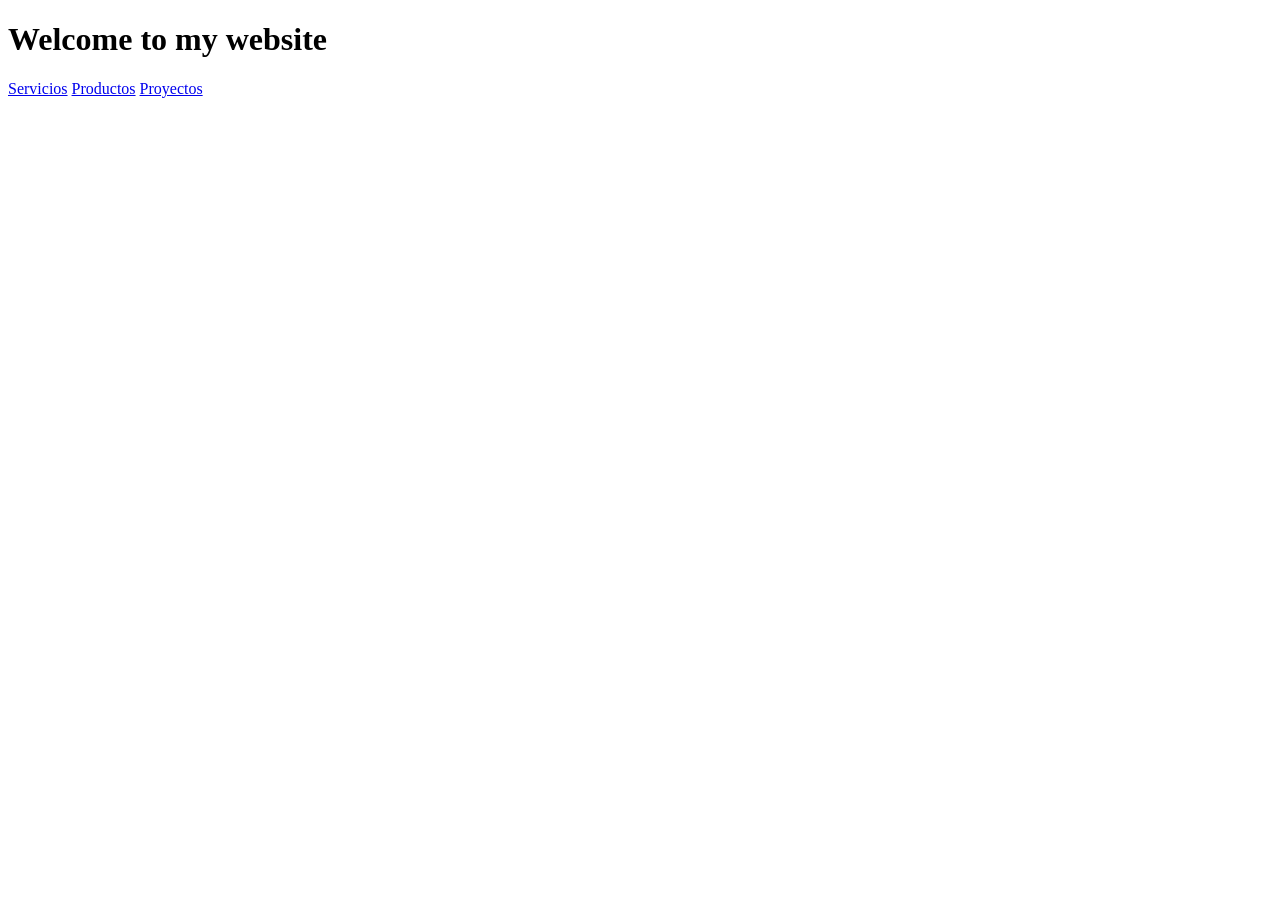
<file: index.html>
<!DOCTYPE html>
<html lang="en">
<head>
    <meta charset="UTF-8">
    <meta name="viewport" content="width=device-width, initial-scale=1.0">
    <title>Document</title>
</head>
<body>
    <h1>Welcome to my website</h1>
    <a href="servicios.html">Servicios</a>
    <a href="productos.html">Productos</a>
    <a href="proyectos.html">Proyectos</a>
</body>
</html>
</file>
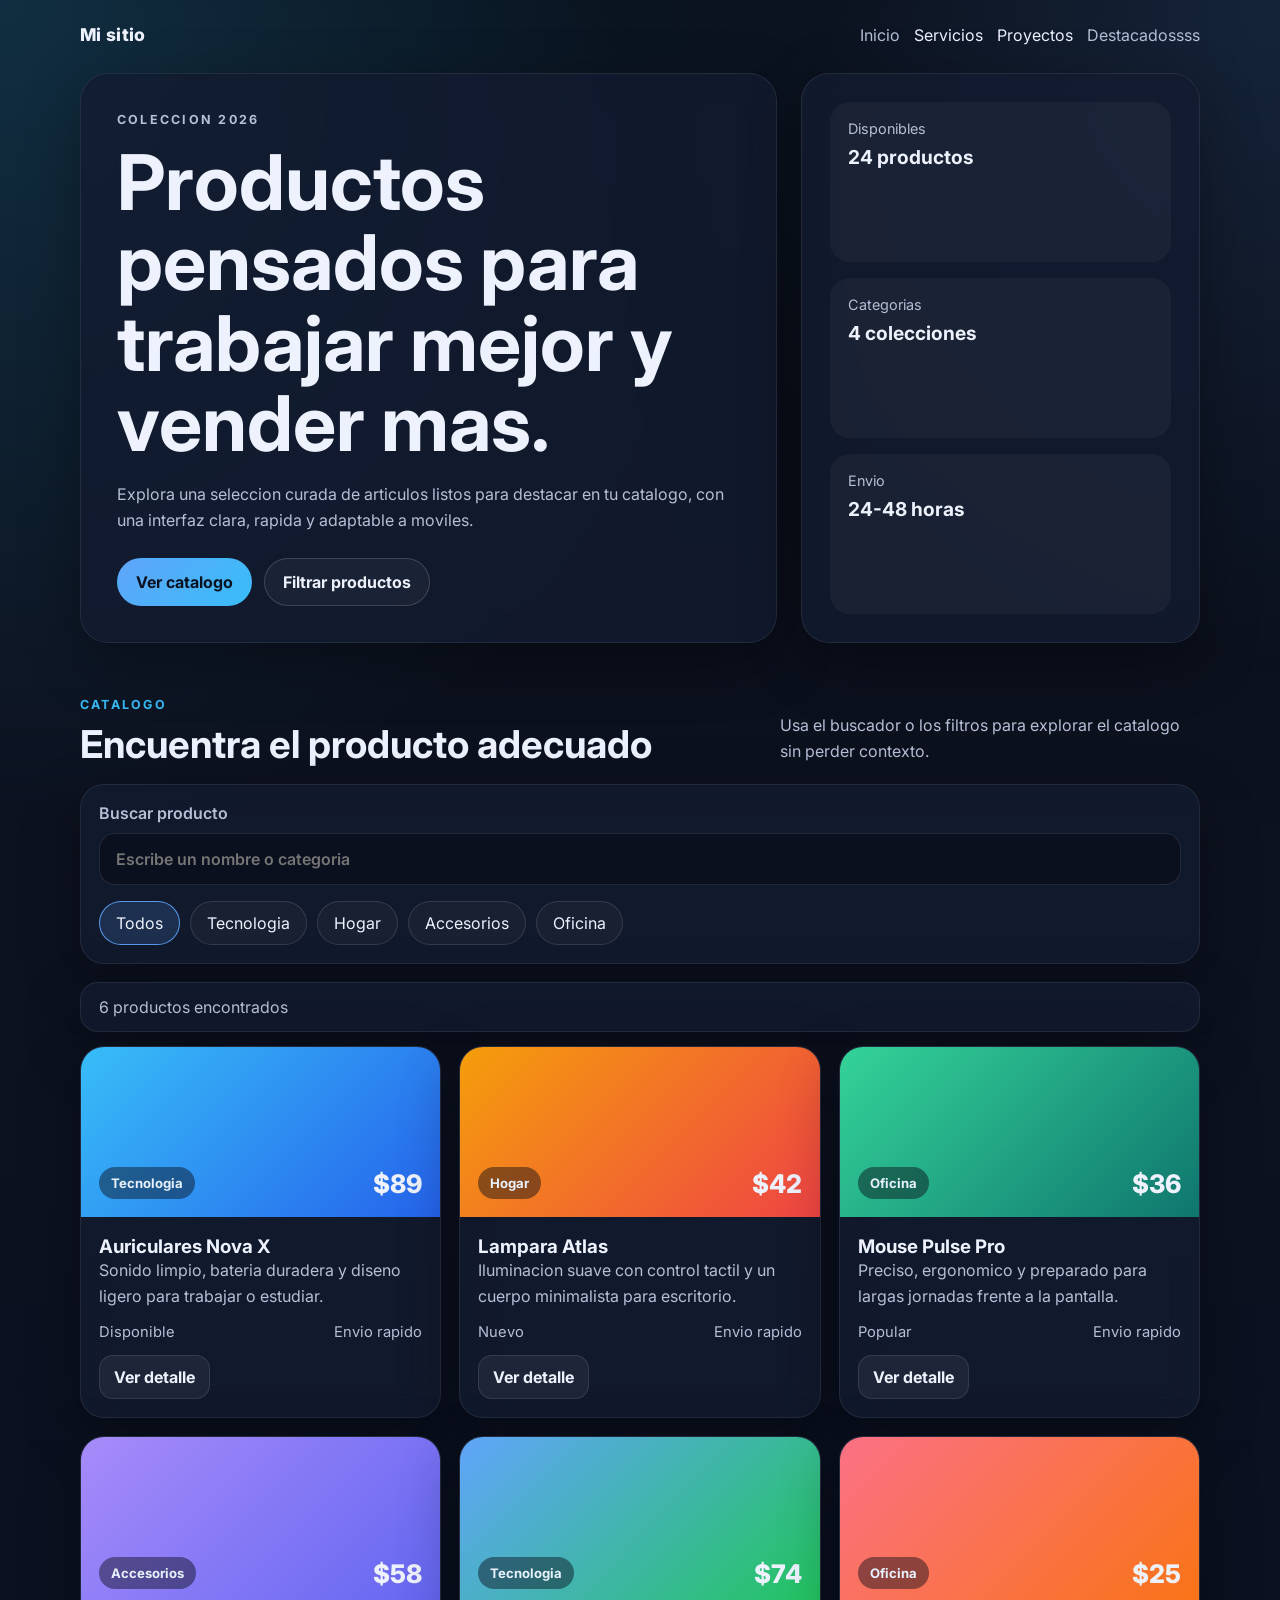
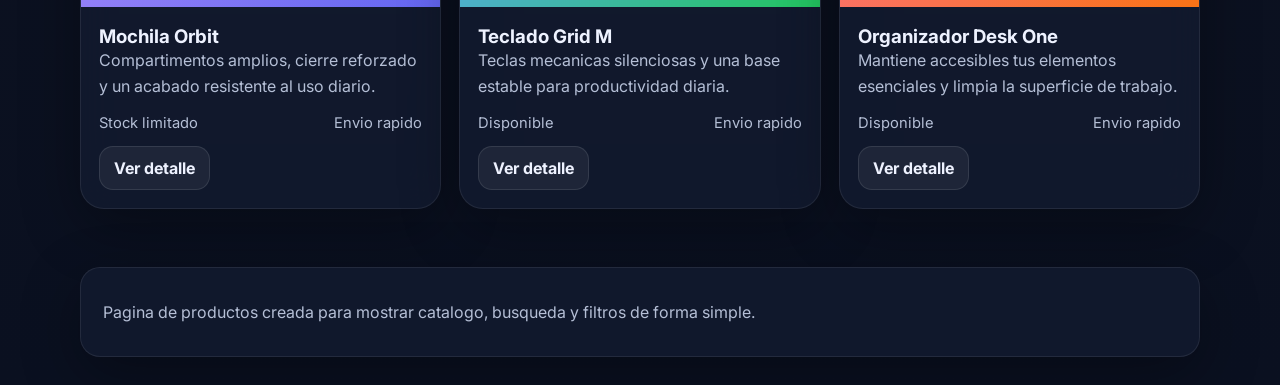
<file: productos.html>
<!DOCTYPE html>
<html lang="es">
<head>
	<meta charset="UTF-8">
	<meta name="viewport" content="width=device-width, initial-scale=1.0">
	<title>Productos | Mi sitio</title>
	<link rel="preconnect" href="https://fonts.googleapis.com">
	<link rel="preconnect" href="https://fonts.gstatic.com" crossorigin>
	<link href="https://fonts.googleapis.com/css2?family=Inter:wght@400;500;600;700;800&display=swap" rel="stylesheet">
	<link rel="stylesheet" href="styles/productos.css">
</head>
<body>
	<header class="site-header">
		<nav class="topbar" aria-label="Principal">
			<a class="brand" href="index.html">Mi sitio</a>
			<div class="nav-links">
				<a href="index.html">Inicio</a>
				<a href="servicios.html" aria-current="page">Servicios</a>
                <a href="proyectos.html" aria-current="page">Proyectos</a>
				<a href="#destacados">Destacadossss</a>
			</div>
		</nav>

		<section class="hero">
			<div class="hero-copy">
				<p class="eyebrow">Coleccion 2026</p>
				<h1>Productos pensados para trabajar mejor y vender mas.</h1>
				<p>
					Explora una seleccion curada de articulos listos para destacar en tu catalogo,
					con una interfaz clara, rapida y adaptable a moviles.
				</p>
				<div class="hero-actions">
					<a class="button button-primary" href="#catalogo">Ver catalogo</a>
					<a class="button button-secondary" href="#filtros">Filtrar productos</a>
				</div>
			</div>

			<aside class="hero-panel" aria-label="Resumen de la tienda">
				<div>
					<span class="panel-label">Disponibles</span>
					<strong>24 productos</strong>
				</div>
				<div>
					<span class="panel-label">Categorias</span>
					<strong>4 colecciones</strong>
				</div>
				<div>
					<span class="panel-label">Envio</span>
					<strong>24-48 horas</strong>
				</div>
			</aside>
		</section>
	</header>

	<main>
		<section class="catalog-shell" id="catalogo">
			<div class="section-heading">
				<div>
					<p class="eyebrow">Catalogo</p>
					<h2>Encuentra el producto adecuado</h2>
				</div>
				<p class="section-copy">
					Usa el buscador o los filtros para explorar el catalogo sin perder contexto.
				</p>
			</div>

			<div class="filters" id="filtros">
				<label class="search-field" for="productSearch">
					<span>Buscar producto</span>
					<input id="productSearch" type="search" placeholder="Escribe un nombre o categoria">
				</label>

				<div class="filter-group" role="tablist" aria-label="Filtros de categoria">
					<button class="filter-button is-active" type="button" data-filter="all">Todos</button>
					<button class="filter-button" type="button" data-filter="Tecnologia">Tecnologia</button>
					<button class="filter-button" type="button" data-filter="Hogar">Hogar</button>
					<button class="filter-button" type="button" data-filter="Accesorios">Accesorios</button>
					<button class="filter-button" type="button" data-filter="Oficina">Oficina</button>
				</div>
			</div>

			<p class="results-meta" id="resultsMeta" aria-live="polite"></p>

			<section class="product-grid" id="productGrid" aria-live="polite"></section>
		</section>
	</main>

	<footer class="site-footer">
		<p>Pagina de productos creada para mostrar catalogo, busqueda y filtros de forma simple.</p>
	</footer>

	<script src="js/productos.js"></script>
</body>
</html>
</file>
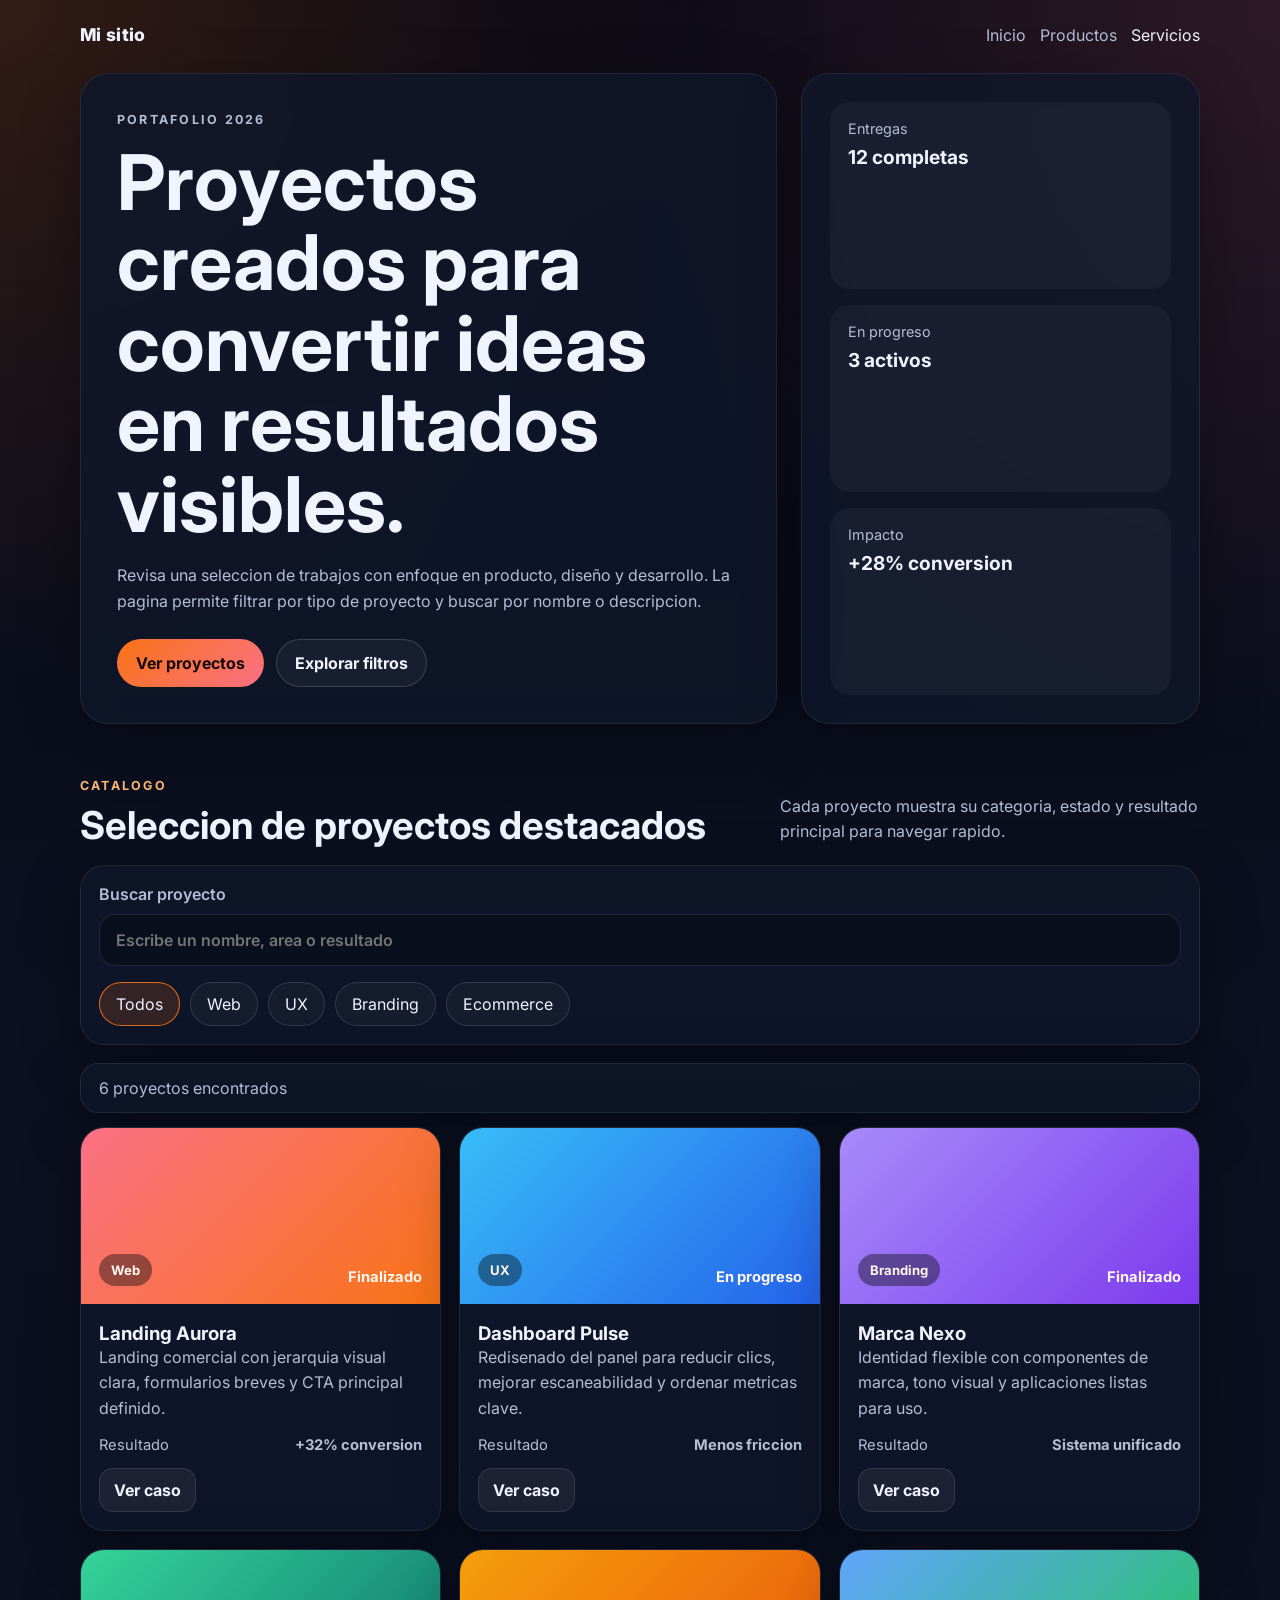
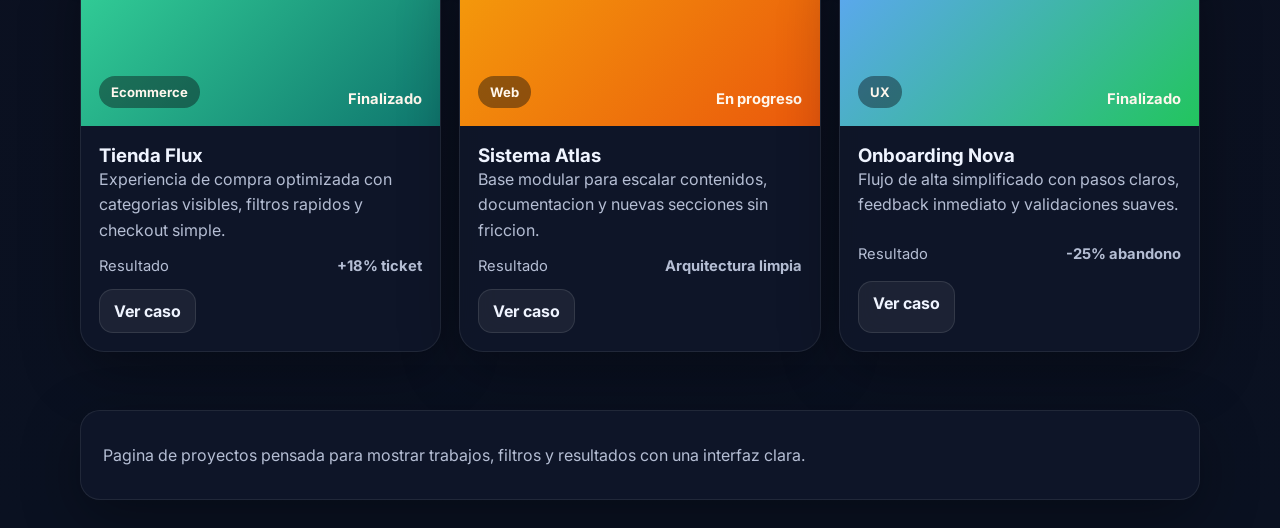
<file: proyectos.html>
<!DOCTYPE html>
<html lang="es">
<head>
	<meta charset="UTF-8">
	<meta name="viewport" content="width=device-width, initial-scale=1.0">
	<title>Proyectos | Mi sitio</title>
	<link rel="preconnect" href="https://fonts.googleapis.com">
	<link rel="preconnect" href="https://fonts.gstatic.com" crossorigin>
	<link href="https://fonts.googleapis.com/css2?family=Inter:wght@400;500;600;700;800&display=swap" rel="stylesheet">
	<link rel="stylesheet" href="styles/proyectos.css">
</head>
<body>
	<header class="site-header">
		<nav class="topbar" aria-label="Principal">
			<a class="brand" href="index.html">Mi sitio</a>
			<div class="nav-links">
				<a href="index.html">Inicio</a>
				<a href="productos.html">Productos</a>
				<a href="servicios.html" aria-current="page">Servicios</a>
			</div>
		</nav>

		<section class="hero">
			<div class="hero-copy">
				<p class="eyebrow">Portafolio 2026</p>
				<h1>Proyectos creados para convertir ideas en resultados visibles.</h1>
				<p>
					Revisa una seleccion de trabajos con enfoque en producto, diseño y desarrollo.
					La pagina permite filtrar por tipo de proyecto y buscar por nombre o descripcion.
				</p>
				<div class="hero-actions">
					<a class="button button-primary" href="#catalogo">Ver proyectos</a>
					<a class="button button-secondary" href="#filtros">Explorar filtros</a>
				</div>
			</div>

			<aside class="hero-panel" aria-label="Resumen de proyectos">
				<div>
					<span class="panel-label">Entregas</span>
					<strong>12 completas</strong>
				</div>
				<div>
					<span class="panel-label">En progreso</span>
					<strong>3 activos</strong>
				</div>
				<div>
					<span class="panel-label">Impacto</span>
					<strong>+28% conversion</strong>
				</div>
			</aside>
		</section>
	</header>

	<main>
		<section class="catalog-shell" id="catalogo">
			<div class="section-heading">
				<div>
					<p class="eyebrow">Catalogo</p>
					<h2>Seleccion de proyectos destacados</h2>
				</div>
				<p class="section-copy">
					Cada proyecto muestra su categoria, estado y resultado principal para navegar rapido.
				</p>
			</div>

			<div class="filters" id="filtros">
				<label class="search-field" for="projectSearch">
					<span>Buscar proyecto</span>
					<input id="projectSearch" type="search" placeholder="Escribe un nombre, area o resultado">
				</label>

				<div class="filter-group" role="tablist" aria-label="Filtros de proyecto">
					<button class="filter-button is-active" type="button" data-filter="all">Todos</button>
					<button class="filter-button" type="button" data-filter="Web">Web</button>
					<button class="filter-button" type="button" data-filter="UX">UX</button>
					<button class="filter-button" type="button" data-filter="Branding">Branding</button>
					<button class="filter-button" type="button" data-filter="Ecommerce">Ecommerce</button>
				</div>
			</div>

			<p class="results-meta" id="resultsMeta" aria-live="polite"></p>

			<section class="project-grid" id="projectGrid" aria-live="polite"></section>
		</section>
	</main>

	<footer class="site-footer">
		<p>Pagina de proyectos pensada para mostrar trabajos, filtros y resultados con una interfaz clara.</p>
	</footer>

	<script src="js/proyectos.js"></script>
</body>
</html>
</file>
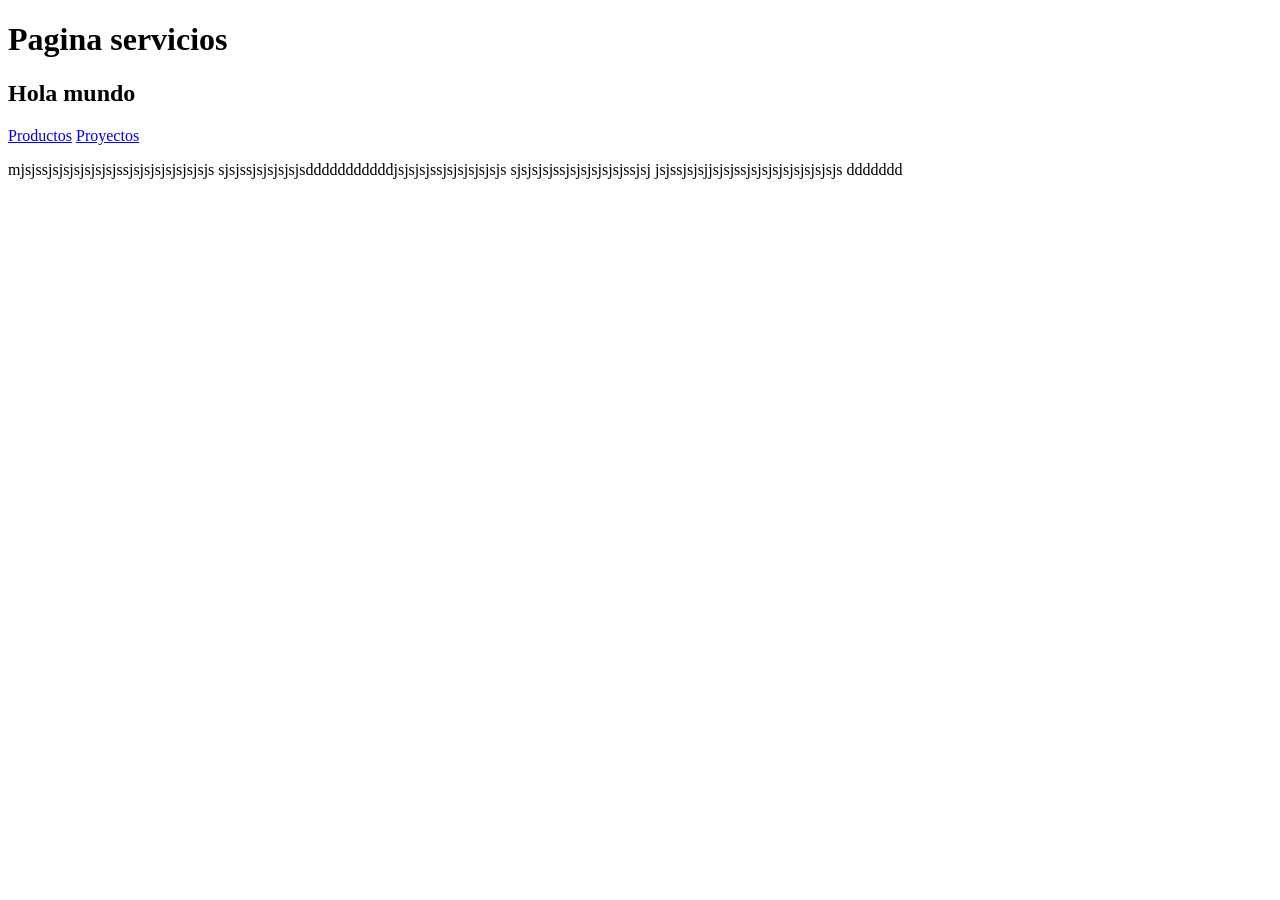
<file: servicios.html>
<!DOCTYPE html>
<html lang="en">
<head>
    <meta charset="UTF-8">
    <meta name="viewport" content="width=device-width, initial-scale=1.0">
    <title>Document</title>
</head>
<body>
    <h1>Pagina servicios</h1>
    <h2>Hola mundo</h2>
    
    <a href="productos.html">Productos</a>
    <a href="proyectos.html">Proyectos</a>


    <p>mjsjssjsjsjsjsjsjsjssjsjsjsjsjsjsjsjs
        sjsjssjsjsjsjsjsdddddddddddjsjsjsjssjsjsjsjsjsjs
        sjsjsjsjssjsjsjsjsjsjssjsj
        jsjssjsjsjjsjsjssjsjsjsjsjsjsjsjsjs
        ddddddd
    </p>
</body>
</html>
</file>
<file: styles/productos.css>
* {
    box-sizing: border-box;
}

:root {
    --bg: #0d1220;
    --bg-soft: #141c32;
    --card: rgba(19, 27, 48, 0.82);
    --card-border: rgba(255, 255, 255, 0.08);
    --text: #eef2ff;
    --muted: #b5bfd6;
    --accent: #60a5fa;
    --accent-strong: #38bdf8;
    --accent-soft: rgba(96, 165, 250, 0.16);
    --shadow: 0 18px 60px rgba(0, 0, 0, 0.32);
}

html {
    scroll-behavior: smooth;
}

body {
    margin: 0;
    font-family: "Inter", system-ui, sans-serif;
    color: var(--text);
    background:
        radial-gradient(circle at top left, rgba(56, 189, 248, 0.2), transparent 35%),
        radial-gradient(circle at top right, rgba(96, 165, 250, 0.16), transparent 28%),
        linear-gradient(180deg, #070b14 0%, var(--bg) 45%, #0a1020 100%);
    min-height: 100vh;
}

a {
    color: inherit;
    text-decoration: none;
}

button,
input {
    font: inherit;
}

.site-header,
.catalog-shell,
.site-footer {
    width: min(1120px, calc(100% - 32px));
    margin: 0 auto;
}

.site-header {
    padding: 24px 0 20px;
}

.topbar {
    display: flex;
    align-items: center;
    justify-content: space-between;
    gap: 16px;
    margin-bottom: 28px;
}

.brand {
    font-size: 1.1rem;
    font-weight: 800;
    letter-spacing: 0.02em;
}

.nav-links {
    display: flex;
    flex-wrap: wrap;
    gap: 14px;
    color: var(--muted);
}

.nav-links a[aria-current="page"] {
    color: var(--text);
}

.hero {
    display: grid;
    grid-template-columns: minmax(0, 1.4fr) minmax(260px, 0.8fr);
    gap: 24px;
    align-items: stretch;
}

.hero-copy,
.hero-panel,
.filters,
.product-card,
.results-meta,
.site-footer {
    border: 1px solid var(--card-border);
    background: var(--card);
    backdrop-filter: blur(18px);
    box-shadow: var(--shadow);
}

.hero-copy {
    border-radius: 28px;
    padding: 36px;
}

.eyebrow {
    margin: 0 0 12px;
    color: var(--accent-strong);
    text-transform: uppercase;
    letter-spacing: 0.18em;
    font-size: 0.78rem;
    font-weight: 700;
}

.hero h1,
.section-heading h2 {
    margin: 0;
    line-height: 1.05;
}

.hero h1 {
    max-width: 12ch;
    font-size: clamp(2.6rem, 6vw, 4.8rem);
}

.hero-copy p {
    max-width: 62ch;
    color: var(--muted);
    line-height: 1.65;
}

.hero-actions {
    display: flex;
    flex-wrap: wrap;
    gap: 12px;
    margin-top: 24px;
}

.button {
    display: inline-flex;
    align-items: center;
    justify-content: center;
    min-height: 48px;
    padding: 0 18px;
    border-radius: 999px;
    border: 1px solid transparent;
    font-weight: 700;
    transition: transform 0.2s ease, border-color 0.2s ease, background-color 0.2s ease;
}

.button:hover,
.button:focus-visible,
.filter-button:hover,
.filter-button:focus-visible {
    transform: translateY(-1px);
}

.button-primary {
    background: linear-gradient(135deg, var(--accent), var(--accent-strong));
    color: #08111f;
}

.button-secondary {
    border-color: rgba(255, 255, 255, 0.16);
    background: rgba(255, 255, 255, 0.04);
}

.hero-panel {
    border-radius: 28px;
    padding: 28px;
    display: grid;
    gap: 16px;
}

.hero-panel div {
    padding: 18px;
    border-radius: 20px;
    background: rgba(255, 255, 255, 0.04);
}

.panel-label {
    display: block;
    margin-bottom: 8px;
    color: var(--muted);
    font-size: 0.9rem;
}

.hero-panel strong {
    font-size: 1.2rem;
}

.catalog-shell {
    padding: 34px 0 58px;
}

.section-heading {
    display: flex;
    justify-content: space-between;
    align-items: end;
    gap: 20px;
    margin-bottom: 20px;
}

.section-heading h2 {
    font-size: clamp(1.7rem, 3vw, 2.6rem);
}

.section-copy {
    margin: 0;
    max-width: 42ch;
    color: var(--muted);
    line-height: 1.6;
}

.filters {
    border-radius: 24px;
    padding: 18px;
    display: grid;
    gap: 16px;
}

.search-field {
    display: grid;
    gap: 10px;
    color: var(--muted);
    font-weight: 600;
}

.search-field input {
    width: 100%;
    padding: 15px 16px;
    border-radius: 16px;
    border: 1px solid rgba(255, 255, 255, 0.1);
    color: var(--text);
    background: rgba(9, 14, 27, 0.72);
    outline: none;
}

.search-field input:focus {
    border-color: rgba(96, 165, 250, 0.8);
    box-shadow: 0 0 0 4px var(--accent-soft);
}

.filter-group {
    display: flex;
    flex-wrap: wrap;
    gap: 10px;
}

.filter-button {
    border: 1px solid rgba(255, 255, 255, 0.12);
    background: rgba(255, 255, 255, 0.03);
    color: var(--text);
    padding: 11px 16px;
    border-radius: 999px;
    cursor: pointer;
    transition: border-color 0.2s ease, background-color 0.2s ease, transform 0.2s ease;
}

.filter-button.is-active {
    border-color: rgba(96, 165, 250, 0.9);
    background: var(--accent-soft);
}

.results-meta {
    margin: 18px 0 14px;
    padding: 14px 18px;
    border-radius: 18px;
    color: var(--muted);
}

.product-grid {
    display: grid;
    grid-template-columns: repeat(12, 1fr);
    gap: 18px;
}

.product-card {
    grid-column: span 4;
    border-radius: 24px;
    overflow: hidden;
    display: grid;
    grid-template-rows: 170px auto;
}

.product-visual {
    display: flex;
    align-items: end;
    justify-content: space-between;
    padding: 18px;
    background: linear-gradient(135deg, rgba(56, 189, 248, 0.24), rgba(37, 99, 235, 0.12));
}

.product-badge {
    display: inline-flex;
    align-items: center;
    padding: 8px 12px;
    border-radius: 999px;
    background: rgba(7, 11, 20, 0.45);
    color: #e8f2ff;
    font-size: 0.82rem;
    font-weight: 700;
}

.product-price {
    font-size: 1.6rem;
    font-weight: 800;
}

.product-body {
    padding: 18px;
    display: grid;
    gap: 14px;
}

.product-body h3,
.product-body p {
    margin: 0;
}

.product-body p {
    color: var(--muted);
    line-height: 1.6;
}

.product-meta {
    display: flex;
    justify-content: space-between;
    gap: 12px;
    align-items: center;
    color: var(--muted);
    font-size: 0.92rem;
}

.product-action {
    display: inline-flex;
    width: fit-content;
    padding: 11px 14px;
    border-radius: 14px;
    background: rgba(255, 255, 255, 0.06);
    border: 1px solid rgba(255, 255, 255, 0.1);
    font-weight: 700;
}

.site-footer {
    margin: 0 auto 28px;
    padding: 18px 22px;
    border-radius: 20px;
    color: var(--muted);
}

@media (max-width: 920px) {
    .hero,
    .section-heading {
        grid-template-columns: 1fr;
        display: grid;
    }

    .product-card {
        grid-column: span 6;
    }
}

@media (max-width: 640px) {
    .site-header,
    .catalog-shell,
    .site-footer {
        width: min(100% - 20px, 1120px);
    }

    .topbar {
        align-items: flex-start;
        flex-direction: column;
    }

    .hero-copy,
    .hero-panel,
    .filters {
        padding: 22px;
    }

    .product-card {
        grid-column: span 12;
    }

    .hero h1 {
        max-width: none;
    }
}
</file>
<file: styles/proyectos.css>
* {
    box-sizing: border-box;
}

:root {
    --bg: #0c1020;
    --card: rgba(16, 23, 42, 0.84);
    --card-border: rgba(255, 255, 255, 0.08);
    --text: #eff4ff;
    --muted: #b5bed4;
    --accent: #f97316;
    --accent-strong: #fb7185;
    --accent-soft: rgba(249, 115, 22, 0.16);
    --shadow: 0 18px 60px rgba(0, 0, 0, 0.32);
}

html {
    scroll-behavior: smooth;
}

body {
    margin: 0;
    min-height: 100vh;
    font-family: "Inter", system-ui, sans-serif;
    color: var(--text);
    background:
        radial-gradient(circle at top left, rgba(249, 115, 22, 0.18), transparent 28%),
        radial-gradient(circle at top right, rgba(251, 113, 133, 0.16), transparent 30%),
        linear-gradient(180deg, #060814 0%, var(--bg) 48%, #0a1121 100%);
}

a {
    color: inherit;
    text-decoration: none;
}

button,
input {
    font: inherit;
}

.site-header,
.catalog-shell,
.site-footer {
    width: min(1120px, calc(100% - 32px));
    margin: 0 auto;
}

.site-header {
    padding: 24px 0 20px;
}

.topbar {
    display: flex;
    align-items: center;
    justify-content: space-between;
    gap: 16px;
    margin-bottom: 28px;
}

.brand {
    font-size: 1.1rem;
    font-weight: 800;
    letter-spacing: 0.02em;
}

.nav-links {
    display: flex;
    flex-wrap: wrap;
    gap: 14px;
    color: var(--muted);
}

.nav-links a[aria-current="page"] {
    color: var(--text);
}

.hero {
    display: grid;
    grid-template-columns: minmax(0, 1.4fr) minmax(260px, 0.8fr);
    gap: 24px;
}

.hero-copy,
.hero-panel,
.filters,
.project-card,
.results-meta,
.site-footer {
    border: 1px solid var(--card-border);
    background: var(--card);
    backdrop-filter: blur(18px);
    box-shadow: var(--shadow);
}

.hero-copy {
    border-radius: 28px;
    padding: 36px;
}

.eyebrow {
    margin: 0 0 12px;
    color: #fdba74;
    text-transform: uppercase;
    letter-spacing: 0.18em;
    font-size: 0.78rem;
    font-weight: 700;
}

.hero h1,
.section-heading h2 {
    margin: 0;
    line-height: 1.05;
}

.hero h1 {
    max-width: 12ch;
    font-size: clamp(2.6rem, 6vw, 4.8rem);
}

.hero-copy p {
    max-width: 62ch;
    color: var(--muted);
    line-height: 1.65;
}

.hero-actions {
    display: flex;
    flex-wrap: wrap;
    gap: 12px;
    margin-top: 24px;
}

.button {
    display: inline-flex;
    align-items: center;
    justify-content: center;
    min-height: 48px;
    padding: 0 18px;
    border-radius: 999px;
    border: 1px solid transparent;
    font-weight: 700;
    transition: transform 0.2s ease, border-color 0.2s ease, background-color 0.2s ease;
}

.button:hover,
.button:focus-visible,
.filter-button:hover,
.filter-button:focus-visible {
    transform: translateY(-1px);
}

.button-primary {
    background: linear-gradient(135deg, var(--accent), var(--accent-strong));
    color: #140905;
}

.button-secondary {
    border-color: rgba(255, 255, 255, 0.16);
    background: rgba(255, 255, 255, 0.04);
}

.hero-panel {
    border-radius: 28px;
    padding: 28px;
    display: grid;
    gap: 16px;
}

.hero-panel div {
    padding: 18px;
    border-radius: 20px;
    background: rgba(255, 255, 255, 0.04);
}

.panel-label {
    display: block;
    margin-bottom: 8px;
    color: var(--muted);
    font-size: 0.9rem;
}

.hero-panel strong {
    font-size: 1.2rem;
}

.catalog-shell {
    padding: 34px 0 58px;
}

.section-heading {
    display: flex;
    justify-content: space-between;
    align-items: end;
    gap: 20px;
    margin-bottom: 20px;
}

.section-heading h2 {
    font-size: clamp(1.7rem, 3vw, 2.6rem);
}

.section-copy {
    margin: 0;
    max-width: 42ch;
    color: var(--muted);
    line-height: 1.6;
}

.filters {
    border-radius: 24px;
    padding: 18px;
    display: grid;
    gap: 16px;
}

.search-field {
    display: grid;
    gap: 10px;
    color: var(--muted);
    font-weight: 600;
}

.search-field input {
    width: 100%;
    padding: 15px 16px;
    border-radius: 16px;
    border: 1px solid rgba(255, 255, 255, 0.1);
    color: var(--text);
    background: rgba(9, 14, 27, 0.72);
    outline: none;
}

.search-field input:focus {
    border-color: rgba(249, 115, 22, 0.8);
    box-shadow: 0 0 0 4px var(--accent-soft);
}

.filter-group {
    display: flex;
    flex-wrap: wrap;
    gap: 10px;
}

.filter-button {
    border: 1px solid rgba(255, 255, 255, 0.12);
    background: rgba(255, 255, 255, 0.03);
    color: var(--text);
    padding: 11px 16px;
    border-radius: 999px;
    cursor: pointer;
    transition: border-color 0.2s ease, background-color 0.2s ease, transform 0.2s ease;
}

.filter-button.is-active {
    border-color: rgba(249, 115, 22, 0.9);
    background: var(--accent-soft);
}

.results-meta {
    margin: 18px 0 14px;
    padding: 14px 18px;
    border-radius: 18px;
    color: var(--muted);
}

.project-grid {
    display: grid;
    grid-template-columns: repeat(12, 1fr);
    gap: 18px;
}

.project-card {
    grid-column: span 4;
    border-radius: 24px;
    overflow: hidden;
    display: grid;
    grid-template-rows: 176px auto;
}

.project-visual {
    display: flex;
    align-items: end;
    justify-content: space-between;
    padding: 18px;
}

.project-badge {
    display: inline-flex;
    align-items: center;
    padding: 8px 12px;
    border-radius: 999px;
    background: rgba(8, 10, 16, 0.42);
    color: #fff7ed;
    font-size: 0.82rem;
    font-weight: 700;
}

.project-status {
    font-size: 0.92rem;
    font-weight: 700;
    color: #fff7ed;
}

.project-body {
    padding: 18px;
    display: grid;
    gap: 14px;
}

.project-body h3,
.project-body p {
    margin: 0;
}

.project-body p {
    color: var(--muted);
    line-height: 1.6;
}

.project-meta {
    display: flex;
    justify-content: space-between;
    gap: 12px;
    align-items: center;
    color: var(--muted);
    font-size: 0.92rem;
}

.project-action {
    display: inline-flex;
    width: fit-content;
    padding: 11px 14px;
    border-radius: 14px;
    background: rgba(255, 255, 255, 0.06);
    border: 1px solid rgba(255, 255, 255, 0.1);
    font-weight: 700;
}

.site-footer {
    margin: 0 auto 28px;
    padding: 18px 22px;
    border-radius: 20px;
    color: var(--muted);
}

@media (max-width: 920px) {
    .hero,
    .section-heading {
        grid-template-columns: 1fr;
        display: grid;
    }

    .project-card {
        grid-column: span 6;
    }
}

@media (max-width: 640px) {
    .site-header,
    .catalog-shell,
    .site-footer {
        width: min(100% - 20px, 1120px);
    }

    .topbar {
        align-items: flex-start;
        flex-direction: column;
    }

    .hero-copy,
    .hero-panel,
    .filters {
        padding: 22px;
    }

    .project-card {
        grid-column: span 12;
    }

    .hero h1 {
        max-width: none;
    }
}
</file>
